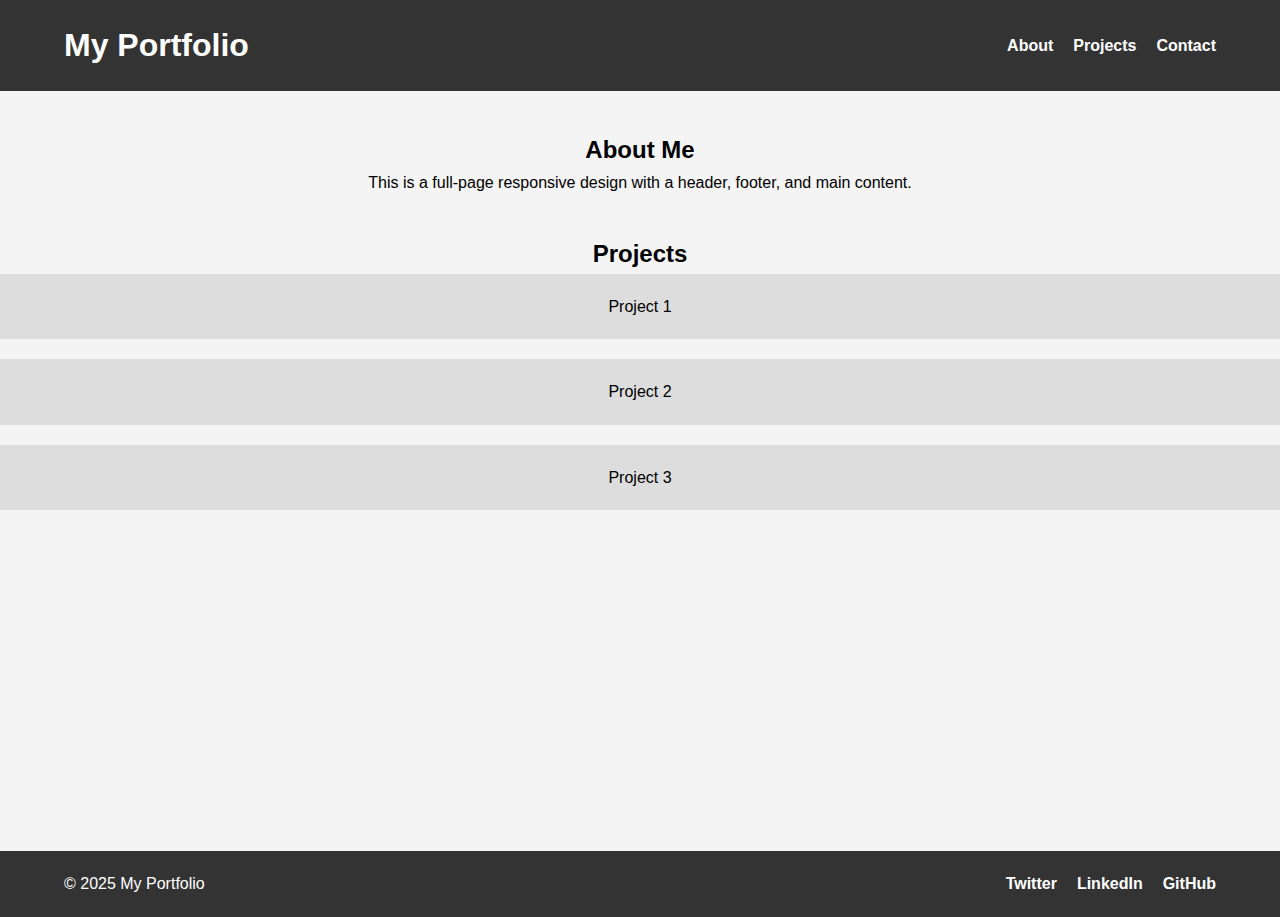
<file: portfolio/index.html>
<!DOCTYPE html>
<html lang="en">
<head>
  <meta charset="UTF-8">
  <meta name="viewport" content="width=device-width, initial-scale=1.0">
  <title>Full-Page Responsive Design</title>
  <link rel="stylesheet" href="style.css">
</head>
<body>
 
  <header>
    <div class="container">
      <h1>My Portfolio</h1>
      <nav>
        <ul>
          <li><a href="#about">About</a></li>
          <li><a href="#projects">Projects</a></li>
          <li><a href="#contact">Contact</a></li>
        </ul>
      </nav>
    </div>
  </header>

  
  <main>
    <section id="about">
      <h2>About Me</h2>
      <p>This is a full-page responsive design with a header, footer, and main content.</p>
    </section>

    <section id="projects">
      <h2>Projects</h2>
      <div class="gallery">
        <div class="project">Project 1</div>
        <div class="project">Project 2</div>
        <div class="project">Project 3</div>
      </div>
    </section>
  </main>

  
  <footer>
    <div class="container">
      <p>&copy; 2025 My Portfolio</p>
      <ul>
        <li><a href="#">Twitter</a></li>
        <li><a href="#">LinkedIn</a></li>
        <li><a href="#">GitHub</a></li>
      </ul>
    </div>
  </footer>
</body>
</html>
</file>
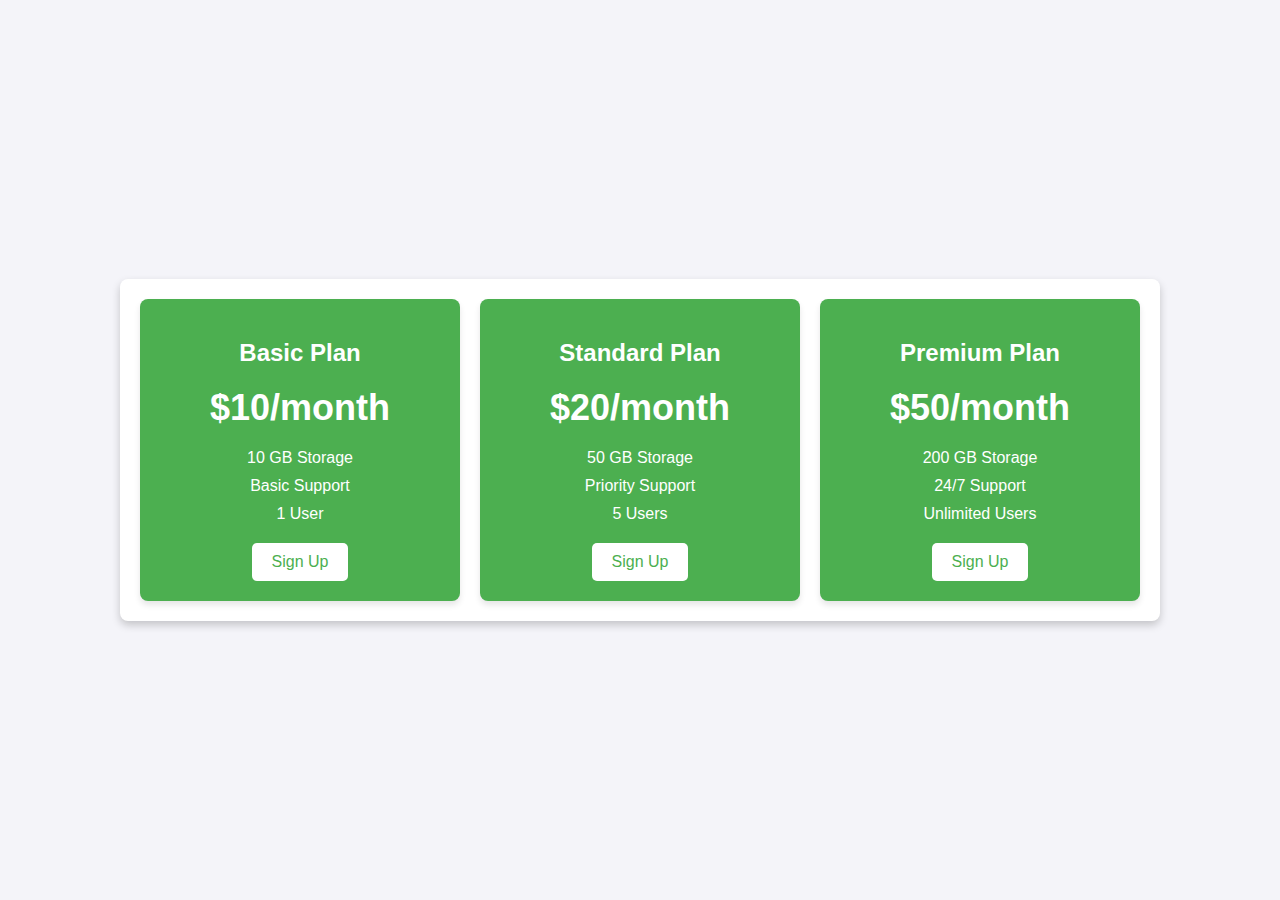
<file: pricing/index.html>
<!DOCTYPE html>
<html lang="en">
<head>
    <meta charset="UTF-8">
    <meta name="viewport" content="width=device-width, initial-scale=1.0">
    <title>Basic Pricing Table</title>
   <link rel="stylesheet" href="style.css">
</head>
<body>

    <div class="pricing-container">
        <div class="pricing-plan">
            <h2>Basic Plan</h2>
            <div class="price">$10/month</div>
            <ul>
                <li>10 GB Storage</li>
                <li>Basic Support</li>
                <li>1 User</li>
            </ul>
            <button>Sign Up</button>
        </div>

        <div class="pricing-plan">
            <h2>Standard Plan</h2>
            <div class="price">$20/month</div>
            <ul>
                <li>50 GB Storage</li>
                <li>Priority Support</li>
                <li>5 Users</li>
            </ul>
            <button>Sign Up</button>
        </div>

        <div class="pricing-plan">
            <h2>Premium Plan</h2>
            <div class="price">$50/month</div>
            <ul>
                <li>200 GB Storage</li>
                <li>24/7 Support</li>
                <li>Unlimited Users</li>
            </ul>
            <button>Sign Up</button>
        </div>
    </div>

</body>
</html>
</file>
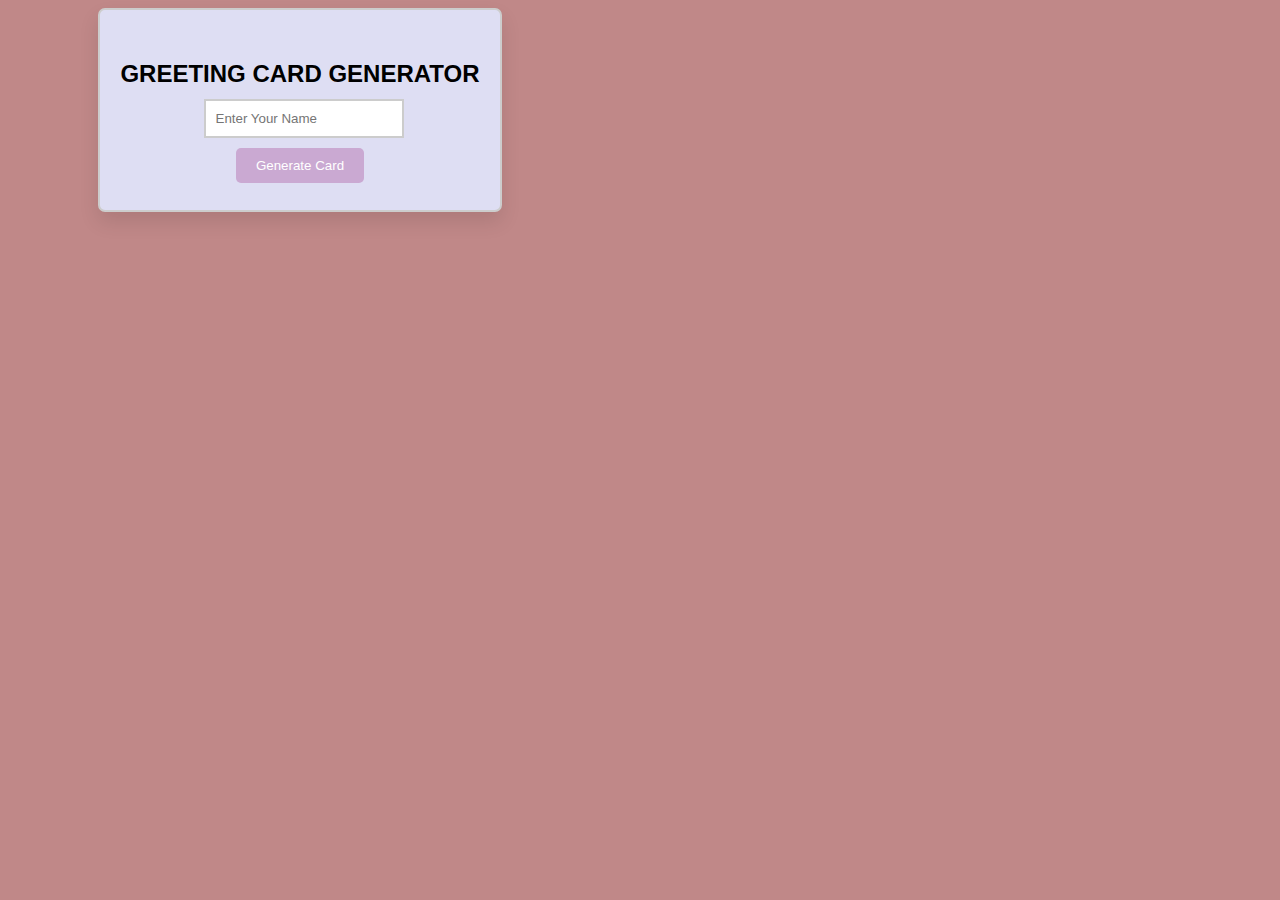
<file: Miniprojects/01_greetingcard/index.html>
<!DOCTYPE html>
<html lang="en">
<head>
    <meta charset="UTF-8">
    <meta name="viewport" content="width=device-width, initial-scale=1.0">
    <title>GREETING CARD GENERATOR</title>
    <link rel="stylesheet" href="./style.css">

</head>
<body>
    <div class="box">
        <h1>GREETING CARD GENERATOR</h1>
    <input type="text" id="nameinput" placeholder="Enter Your Name" required>
    <!-- Button to generate the card -->
    <button class="btn">Generate Card</button>
</div>
    <!-- Container to display the greeting card -->
    <div id="greeting-card"></div>
    <!-- Container to display error message -->
    <div id="error-message"></div>

    <script>
        const gentBtn = document.querySelector(".btn");
        const emojis = ["🌟", "✨", "🎨", "🎉", "💫", "🌈"];

        gentBtn.addEventListener("click", function() {
            // Get the value from the input field
            let name = document.querySelector("#nameinput").value.trim();  // Get name and remove any extra spaces
            
            // Get the error message container
            let errorMessageContainer = document.querySelector("#error-message");
            let greetingCardContainer = document.querySelector("#greeting-card");
            
            // Clear any previous messages or cards
            errorMessageContainer.innerHTML = "";
            greetingCardContainer.innerHTML = "";
            
            // Check if the name is empty
            if (name === "") {
                // Display error message on the screen (instead of alert)
                errorMessageContainer.innerHTML = "Please enter a valid name!";
                return;  // Stop further execution and return
            }
            
            // Generate a random emoji
            let randEmoji = emojis[Math.floor(Math.random() * emojis.length)];
            
            // Create the greeting card HTML
            let card = `
                <div class="card">
                    <h1>Hello, ${name} ${randEmoji}!</h1>
                    <p>This is a greeting card for you. Feel free to customize it with your own details.</p>
                </div>
            `;
            
            // Display the greeting card inside the 'greeting-card' div
            greetingCardContainer.innerHTML = card;
            
            // Change the display style to 'flex' to make the card visible
            greetingCardContainer.style.display = "flex";
        });
    </script>

</body>
</html>
</file>
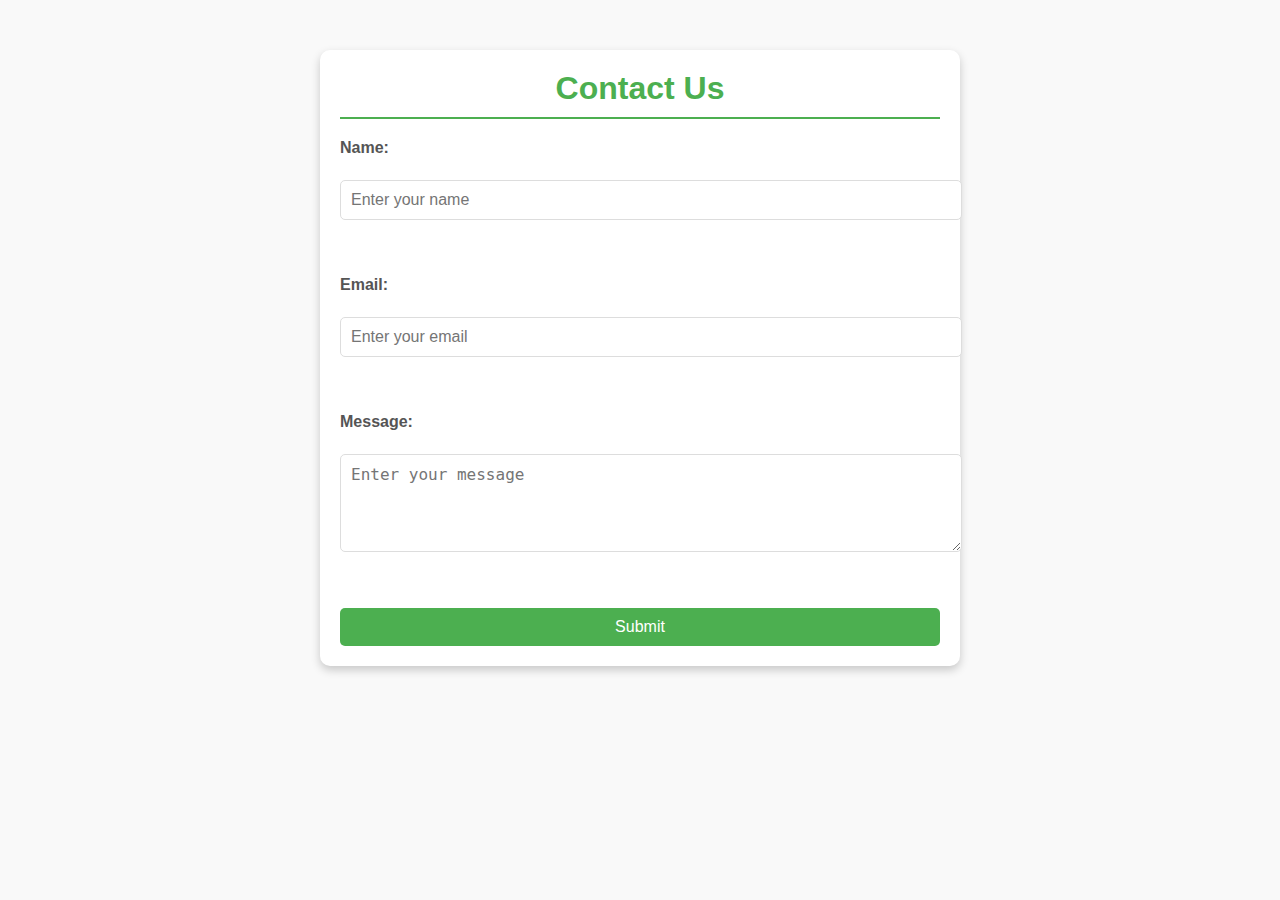
<file: contactform/form.html>
<!DOCTYPE html>
<html lang="en">
<head>
    <meta charset="UTF-8">
    <meta name="viewport" content="width=device-width, initial-scale=1.0">
    <title>Contact Form</title>
    <link rel="stylesheet" href="style.css">
</head>
<body>
    <div class="container">
    <header id="hd">
    <h1 class="content">Contact Us</h1>
</header>

    <form class="form" action="#" method="post">
        <label for="name">Name:</label><br>
        <input type="text" id="name" name="name" placeholder="Enter your name" required><br><br>

        <label for="email">Email:</label><br>
        <input type="email" id="email" name="email" placeholder="Enter your email" required><br><br>

        <label for="message">Message:</label><br>
        <textarea id="message" name="message" rows="4" placeholder="Enter your message" required></textarea><br><br>

        <button id="button" type="submit">Submit</button>
    </form>
</div>
</body>
</html>
</file>
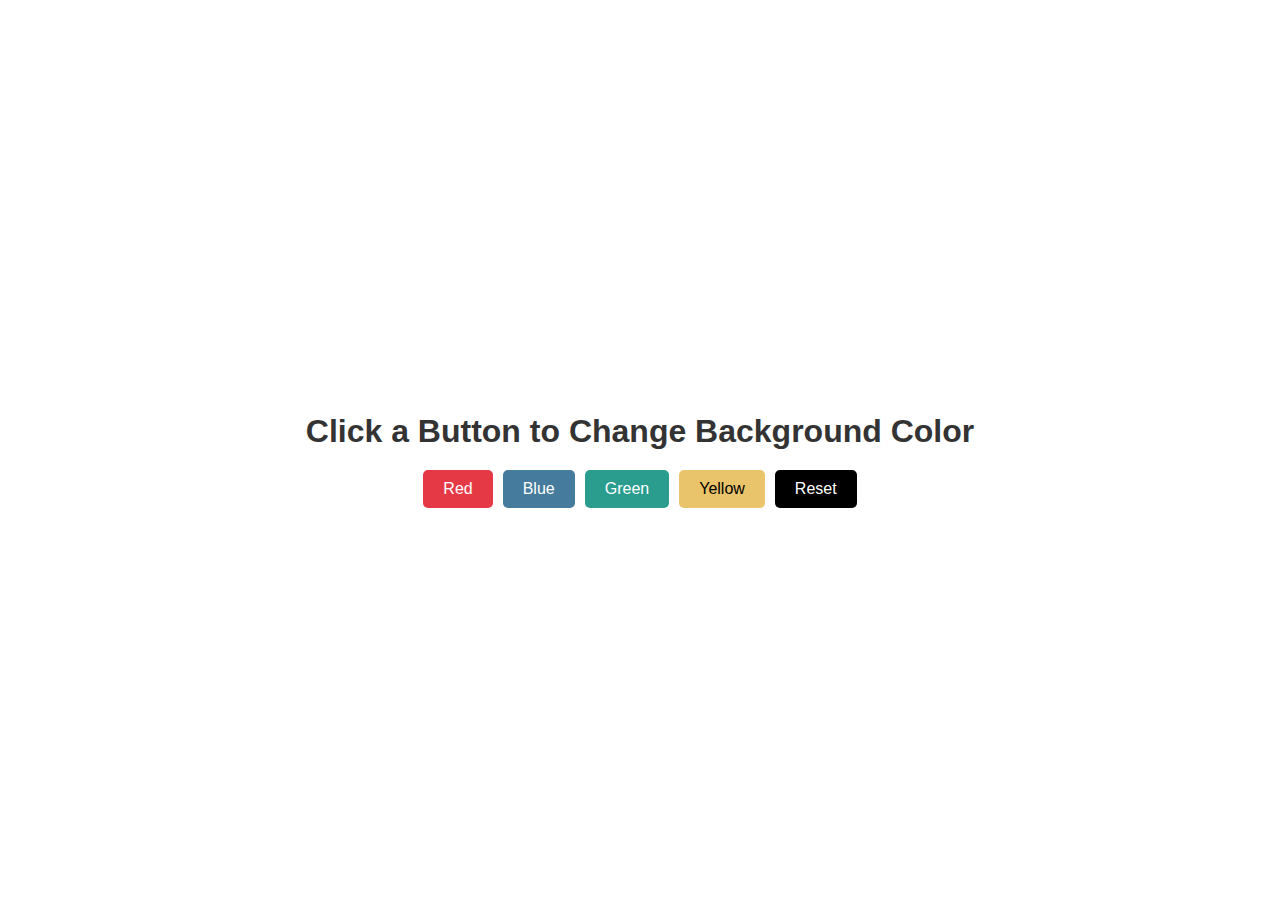
<file: javascript/23_colorchanger.html>
<!DOCTYPE html>
<html lang="en">
<head>
    <meta charset="UTF-8">
    <meta name="viewport" content="width=device-width, initial-scale=1.0">
    <title>Dynamic Color Changer</title>
    <style>
        body {
            font-family: Arial, sans-serif;
            text-align: center;
            transition: background-color 0.5s ease;
            background-color: white;
            margin: 0;
            height: 100vh;
            display: flex;
            flex-direction: column;
            justify-content: center;
            align-items: center;
        }
        h1 {
            color: #333;
            margin-bottom: 20px;
        }
        .btn-container {
            display: flex;
            gap: 10px;
        }
        .color-btn {
            padding: 10px 20px;
            font-size: 16px;
            border: none;
            cursor: pointer;
            color: white;
            border-radius: 5px;
            transition: transform 0.2s ease, opacity 0.3s ease;
        }
        .color-btn:hover {
            transform: scale(1.1);
            opacity: 0.8;
        }
        .red { background-color: #e63946; }
        .blue { background-color: #457b9d; }
        .green { background-color: #2a9d8f; }
        .yellow { background-color: #e9c46a; color: black; }
        .reset { background-color: black; color: white; }
    </style>
</head>
<body>

    <h1>Click a Button to Change Background Color</h1>
    <div class="btn-container">
        <button class="color-btn red" onclick="changeColor('#e63946')">Red</button>
        <button class="color-btn blue" onclick="changeColor('#457b9d')">Blue</button>
        <button class="color-btn green" onclick="changeColor('#2a9d8f')">Green</button>
        <button class="color-btn yellow" onclick="changeColor('#e9c46a')">Yellow</button>
        <button class="color-btn reset" onclick="changeColor('white')">Reset</button>
    </div>

    <script>
        function changeColor(color) {
            document.body.style.backgroundColor = color;
        }
    </script>

</body>
</html>
</file>
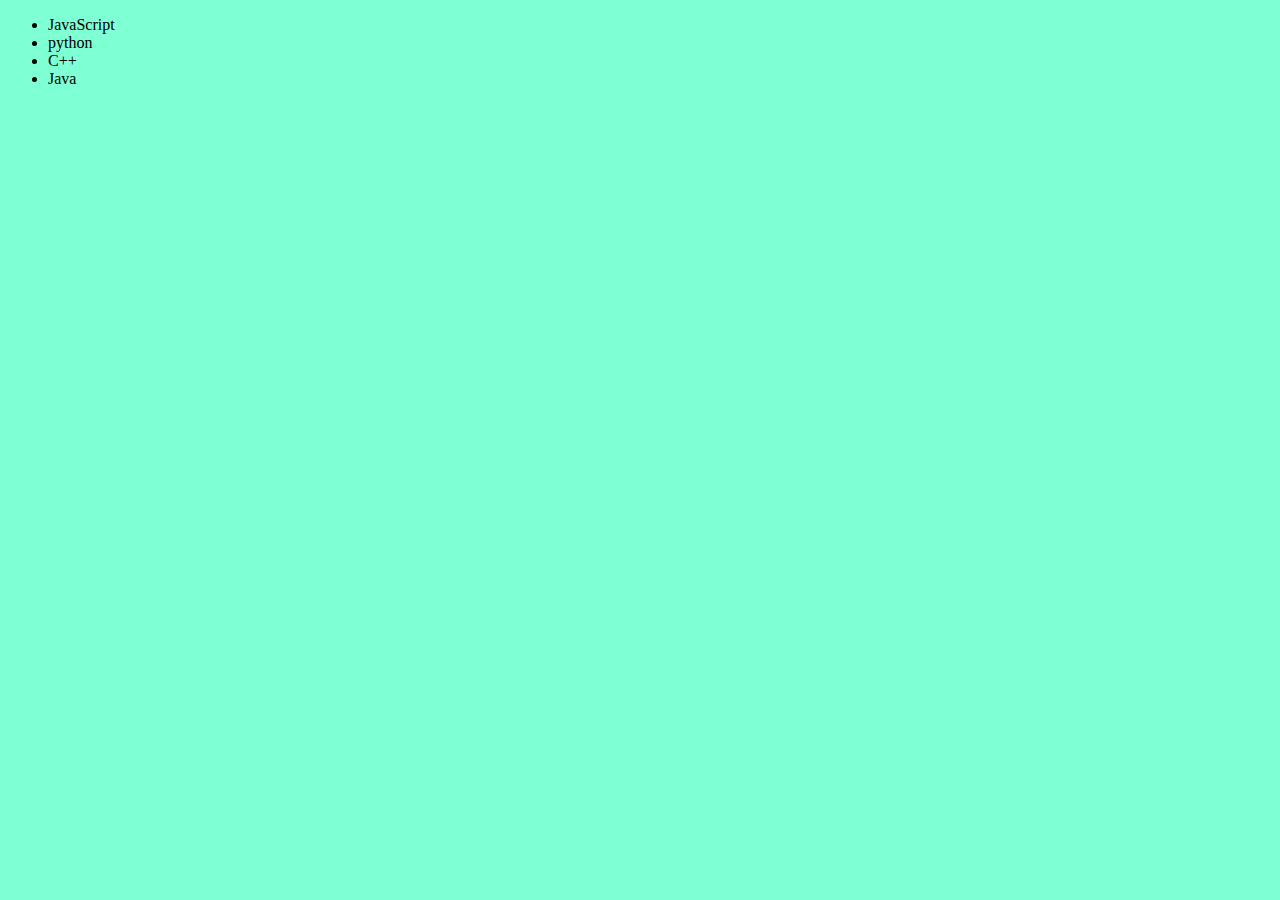
<file: javascript/23_domprac.html>
<!DOCTYPE html>
<html lang="en">
<head>
    <meta charset="UTF-8">
    <meta name="viewport" content="width=device-width, initial-scale=1.0">
    <title>Document</title>
</head>
<body style="background-color: aquamarine; color: black;">
   <ul class="language">
    <li>JavaScript</li>

   </ul> 
</body>
<script>
    function addLanguage(language){
        const li =document.createElement("li");
        li.innerHTML = '${language}'
        document.querySelector('.language').appendChild(li);
    }
    addLanguage("python")
    addLanguage("C++")
    
    // more optimize approach
    function addLanguage(language){
        const ul = document.querySelector('.language');
        const li = document.createElement("li");
        li.appendChild(document.createTextNode(language))
        document.querySelector('.language').appendChild(li);
    }
    addLanguage("Java")

    //edit
    const seclang =document.querySelector("li :nth-child(2)")
    const newli = document.createElement('li')
    newli.textContent = "java"
    seclang.replaceWith(newli)
</script>
</html>
</file>
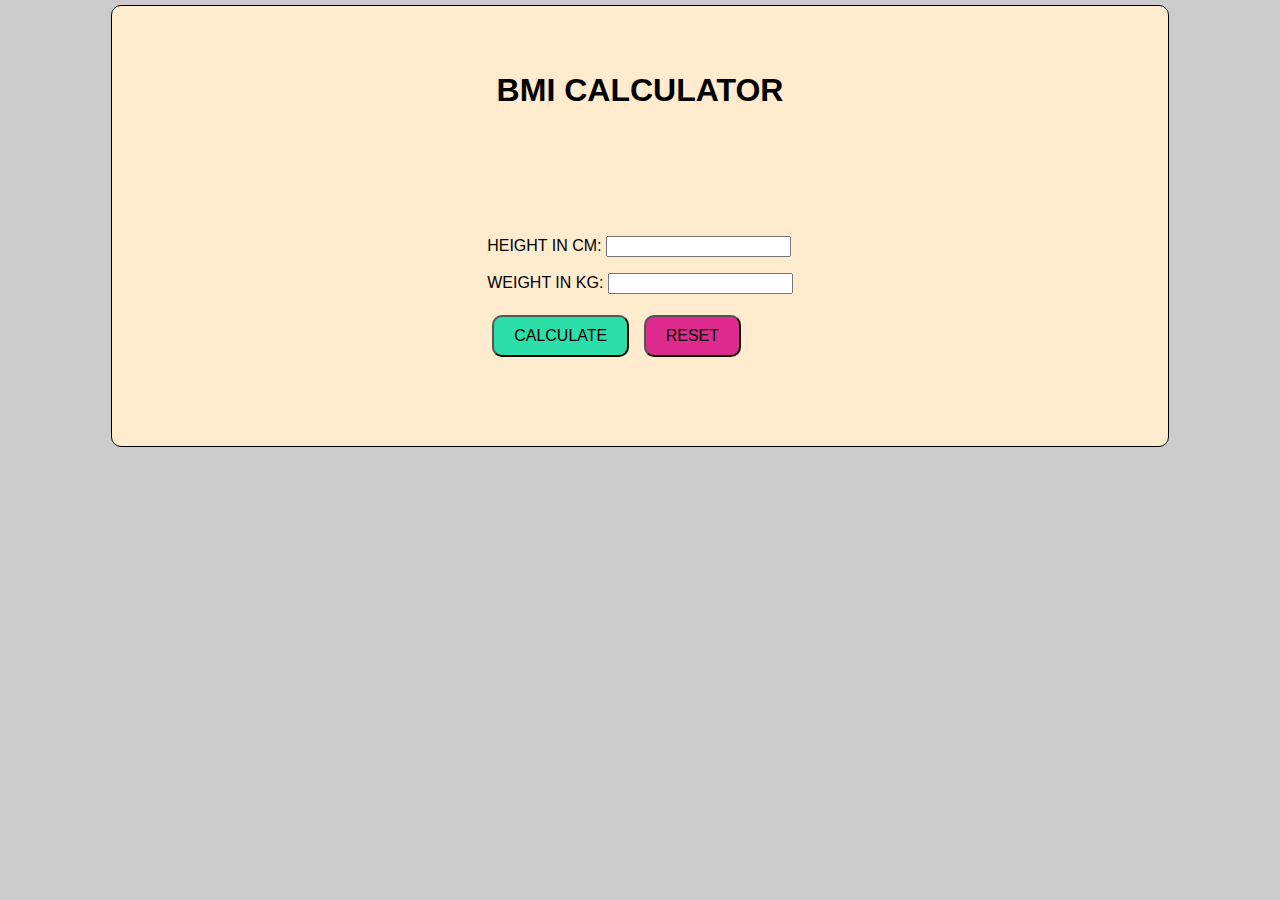
<file: javascript/25_BMICAlculator.html>
<!DOCTYPE html>
<html lang="en">
<head>
    <meta charset="UTF-8">
    <meta name="viewport" content="width=device-width, initial-scale=1.0">
    <title>BMI Calculator</title>
</head>
<style>
    body {
        background-color: #ccc;
        font-family: Arial, sans-serif;
        margin: 5px;
        padding: 0;
        
    }
    h1 {
    display: block;
    width: 100%;
    text-align: center;
    margin: 0 auto 20px auto; 
    }

    .container {
        display: flex;
        justify-content: center;
        align-items: center;
        height: 20vh;
      background-color: blanchedalmond;
       
        height: 400px;
        margin: 0 auto;
        border: 1px solid black;
        border-width: 1px;
        width: 80%;
        padding: 20px;
        flex-flow: wrap;
        border-radius: 10px;
    }
    button {
        margin: 5px;
        padding: 10px 20px;
        font-size: 16px;
        background-color: rgb(44, 223, 169);
        border-radius: 10px;

    }


</style>
<body>
    <div class="container">
        <h1>BMI CALCULATOR</h1>
        <form id="bmiForm">
            <p>
                <label>HEIGHT IN CM:</label>
                <input type="text" id="height" name="height" required>
            </p>
            <p>
                <label>WEIGHT IN KG:</label>
                <input type="text" name="weight" id="weight" required>
            </p>
            <button type="submit">CALCULATE</button>
            <button style="background-color: rgb(221, 42, 140);" type="reset">RESET</button>
            <div id="result"></div>
            <div id="message">
            
                <h3 id="bmiCategory"></h3>
            </div>
        </form>
    </div>
</body>
<script>
    document.querySelector('#bmiForm').addEventListener('submit', function(e) {
        e.preventDefault();
        
        // Fetching input values
        const height = parseFloat(document.querySelector('#height').value);
        const weight = parseFloat(document.querySelector('#weight').value);
        const result = document.querySelector('#result');
        const bmiCategory = document.querySelector('#bmiCategory');

        // Validating inputs
        if (isNaN(height) || height <= 0) {
            result.innerHTML = `<p style="color:red;">Please enter a valid height.</p>`;
            return;
        }
        if (isNaN(weight) || weight <= 0) {
            result.innerHTML = `<p style="color:red;">Please enter a valid weight.</p>`;
            return;
        }

        // Correct BMI Calculation
        const bmi = (weight / Math.pow(height / 100, 2)).toFixed(2);
        
        // Displaying BMI result
        result.innerHTML = `<p>Your BMI is <strong>${bmi}</strong></p>`;

        // Updating category message
        if (bmi < 18.6) {
            bmiCategory.innerHTML = `<p>Underweight (BMI less than 18.6)</p>`;
        } else if (bmi >= 30 && bmi < 40) {
            bmiCategory.innerHTML = `<p>Normal weight (BMI between 18.6 and 24.6)</p>`;
        } else {
            bmiCategory.innerHTML = `<p>Overweight (BMI 24.6 or more)</p>`;
        }
    });
</script>
</html>
</file>
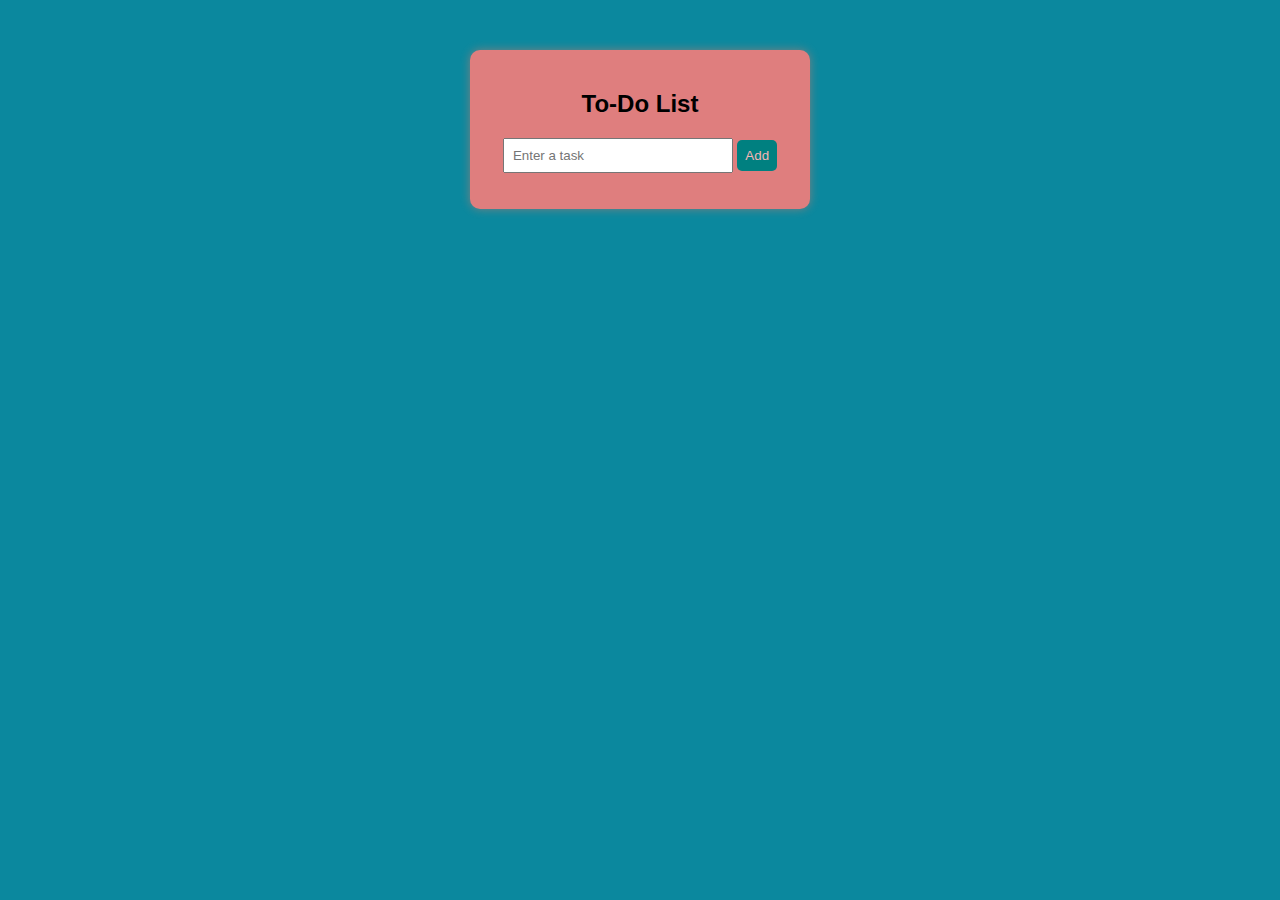
<file: javascript/26_todolist.html>
<!DOCTYPE html>
<html lang="en">
<head>
    <meta charset="UTF-8">
    <meta name="viewport" content="width=device-width, initial-scale=1.0">
    <title>To-Do List</title>
    <style>
        body {
            font-family: Arial, sans-serif;
            text-align: center;
            background-color: #0b889e;
            margin-top: 50px;
        }
        .container {
            width: 300px;
            margin: auto;
            
            background: rgb(223, 126, 126);
            padding: 20px;
            box-shadow: 0px 0px 10px gray;
            border-radius: 10px;
            transition: background 0.3s ease-in-out;
        }
        input {
            width: 70%;
            padding: 8px;
        }
        button {
            padding: 8px;
            background: teal;
            color: rgb(243, 181, 181);
            border: none;
            cursor: pointer;
            border-radius: 5px;
        }
        ul {
            list-style: none;
            padding: 0;
        }
        li {
            padding: 8px;
            background: #f1baba;
            margin-top: 5px;
            display: flex;
            justify-content: space-between;
            align-items: center;
            border-radius: 5px;
        }
        .completed {
            text-decoration: line-through;
            color: gray;
        }
        .delete-btn {
            background: red;
            color: rgb(241, 183, 183);
            border: none;
            cursor: pointer;
            padding: 5px;
            border-radius: 5px;
        }
    </style>
</head>
<body>
    <div class="container">
        <h2>To-Do List</h2>
        <input type="text" id="taskInput" placeholder="Enter a task" required>
        <button onclick="addTask()">Add</button>
        <ul id="taskList"></ul>
    </div>

    <script>
        function addTask() {
            let taskInput = document.getElementById("taskInput");
            let taskValue = taskInput.value.trim();
            if (taskValue === "") return;

            let li = document.createElement("li");
            li.innerHTML = `${taskValue} <button class="delete-btn" onclick="deleteTask(this)">Delete</button>`;
            
            li.addEventListener("click", function() {
                this.classList.toggle("completed");
            });

            document.getElementById("taskList").appendChild(li);
            taskInput.value = "";
        }

        function deleteTask(task) {
            task.parentElement.remove();
        }
    </script>
</body>
</html>
</file>
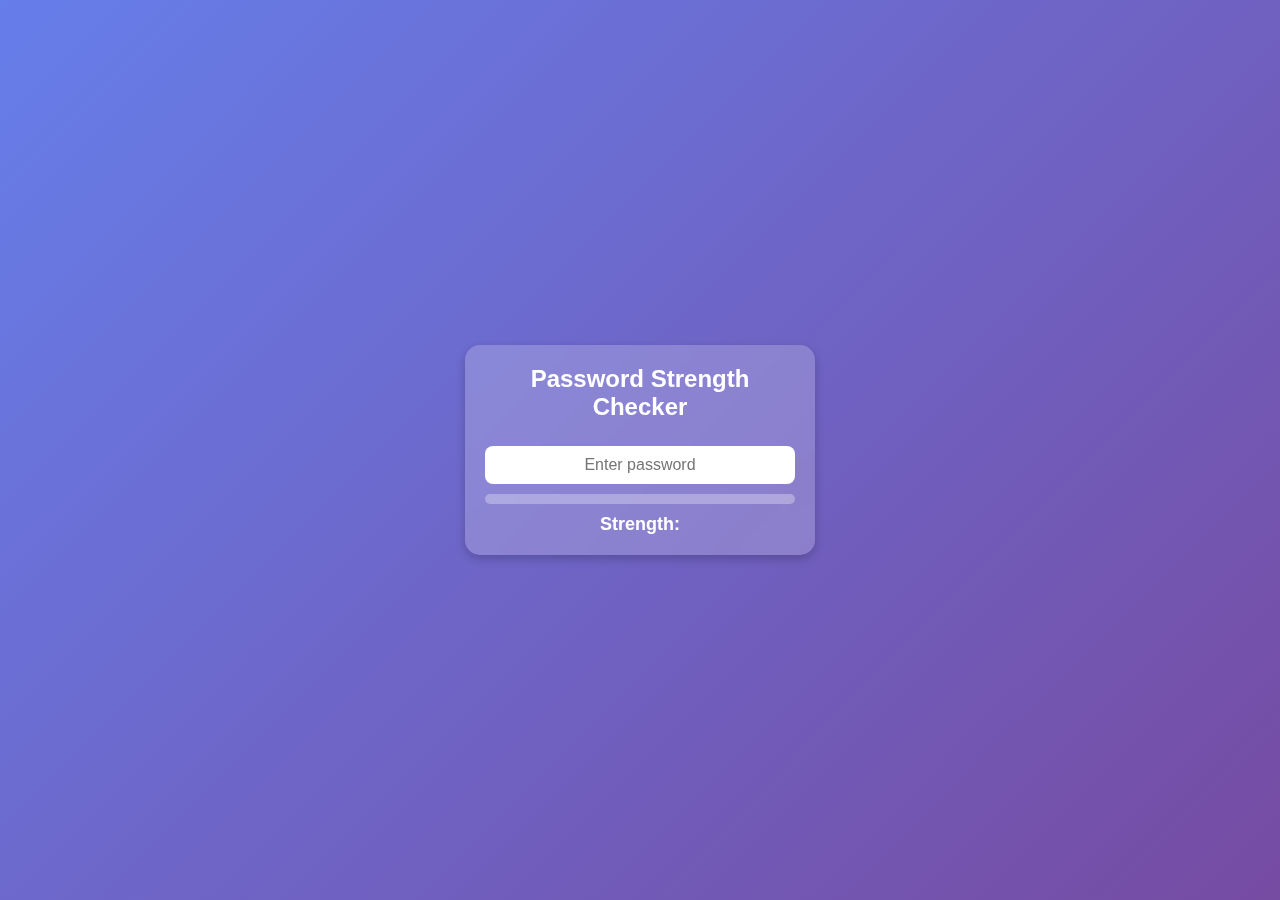
<file: javascript/27_passwordchecker.html>
<!DOCTYPE html>
<html lang="en">
<head>
    <meta charset="UTF-8">
    <meta name="viewport" content="width=device-width, initial-scale=1.0">
    <title>Password Strength Checker</title>
    <style>
        /* General Styling */
        * {
            margin: 0;
            padding: 0;
            box-sizing: border-box;
            font-family: 'Poppins', sans-serif;
        }
        body {
            display: flex;
            justify-content: center;
            align-items: center;
            height: 100vh;
            background: linear-gradient(135deg, #667eea, #764ba2);
        }
        .container {
            background: rgba(255, 255, 255, 0.2);
            padding: 20px;
            border-radius: 15px;
            backdrop-filter: blur(10px);
            box-shadow: 0 4px 10px rgba(0, 0, 0, 0.2);
            width: 350px;
            text-align: center;
            color: white;
        }
        h2 {
            margin-bottom: 15px;
            font-size: 24px;
        }
        input {
            width: 100%;
            padding: 10px;
            border-radius: 8px;
            border: none;
            outline: none;
            margin-top: 10px;
            font-size: 16px;
            text-align: center;
        }
        .strength-bar {
            height: 10px;
            width: 100%;
            margin-top: 10px;
            border-radius: 10px;
            background: rgba(255, 255, 255, 0.3);
            position: relative;
        }
        .strength-indicator {
            height: 100%;
            width: 0%;
            border-radius: 10px;
            transition: width 0.4s ease-in-out;
        }
        .weak { background: red; }
        .medium { background: orange; }
        .strong { background: green; }
        .strength-text {
            margin-top: 10px;
            font-size: 18px;
            font-weight: bold;
        }
    </style>
</head>
<body>

    <div class="container">
        <h2>Password Strength Checker</h2>
        <input type="password" id="password" placeholder="Enter password">
        <div class="strength-bar">
            <div id="strength-indicator" class="strength-indicator"></div>
        </div>
        <p id="strength-text" class="strength-text">Strength: </p>
    </div>

    <script>
        document.getElementById('password').addEventListener('input', function() {
            const password = this.value;
            const strengthIndicator = document.getElementById('strength-indicator');
            const strengthText = document.getElementById('strength-text');

            let strength = 0;
            if (password.length >= 8) strength++;
            if (/[A-Z]/.test(password)) strength++;
            if (/[0-9]/.test(password)) strength++;
            if (/[^A-Za-z0-9]/.test(password)) strength++;

            if (strength === 0) {
                strengthIndicator.style.width = "0%";
                strengthText.innerHTML = "Strength: Too Weak ❌";
            } else if (strength === 1) {
                strengthIndicator.style.width = "33%";
                strengthIndicator.className = "strength-indicator weak";
                strengthText.innerHTML = "Strength: Weak ⚠️";
            } else if (strength === 2) {
                strengthIndicator.style.width = "66%";
                strengthIndicator.className = "strength-indicator medium";
                strengthText.innerHTML = "Strength: Medium 🟠";
            } else {
                strengthIndicator.style.width = "100%";
                strengthIndicator.className = "strength-indicator strong";
                strengthText.innerHTML = "Strength: Strong ✅";
            }
        });
    </script>

</body>
</html>
</file>
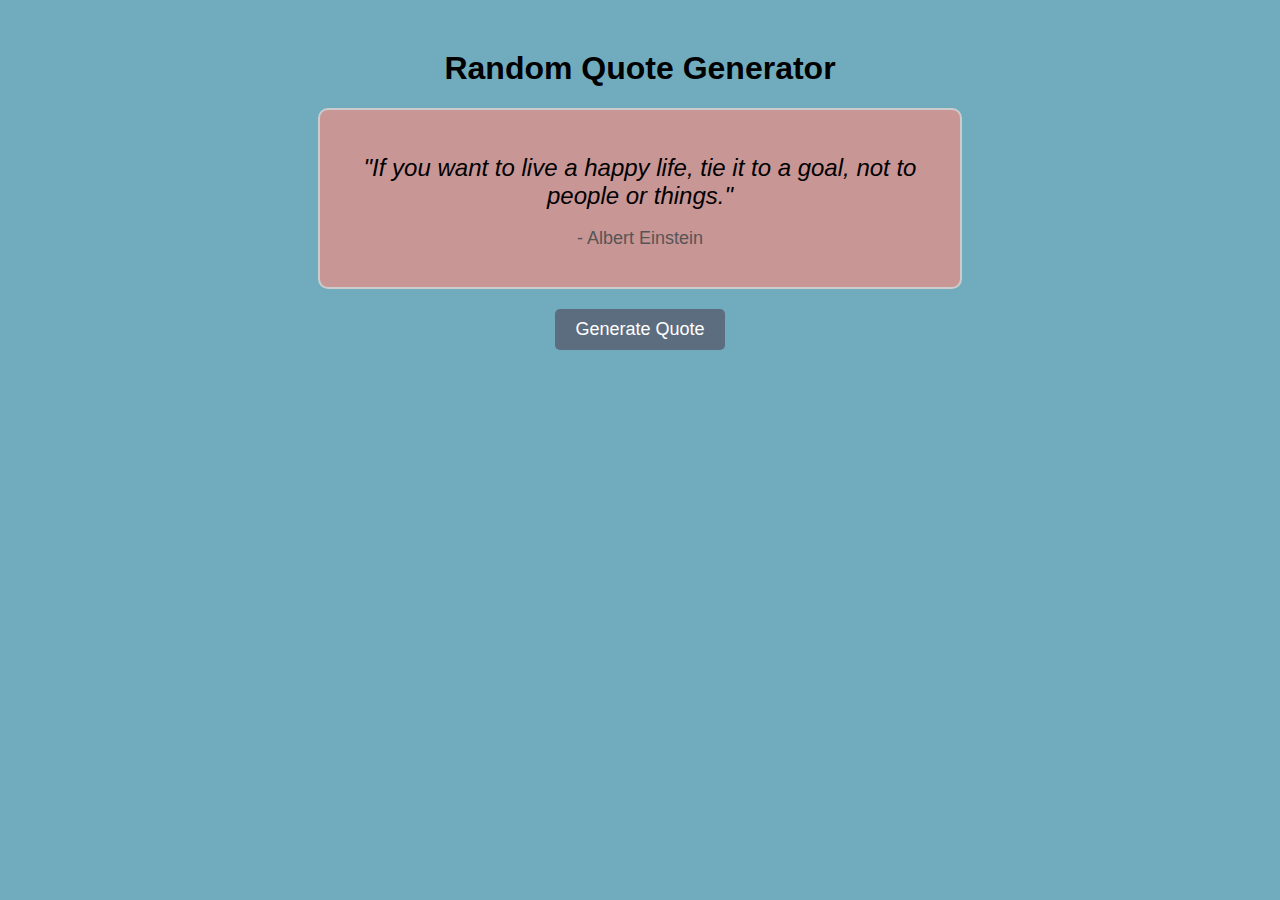
<file: javascript/28_quotegenerator.html>
<!DOCTYPE html>
<html lang="en">
<head>
  <meta charset="UTF-8">
  <meta name="viewport" content="width=device-width, initial-scale=1.0">
  <title>Random Quote Generator</title>
  <style>
    body {
      font-family: Arial, sans-serif;
      text-align: center;
      margin: 50px;
      background-color: #71acbe;
    }
    #quote-box {
      margin: 20px auto;
      padding: 20px;
      max-width: 600px;
      border: 2px solid #ccc;
      border-radius: 10px;
      background-color: #c99696;
    }
    #quote-text {
      font-size: 24px;
      font-style: italic;
      margin-bottom: 10px;
    }
    #quote-author {
      font-size: 18px;
      color: #555;
    }
    #generate-btn {
      padding: 10px 20px;
      font-size: 18px;
      cursor: pointer;
      background-color: #5d6d80;
      color: white;
      border: none;
      border-radius: 5px;
    }
    #generate-btn:hover {
      background-color: #5685b8;
    }
  </style>
</head>
<body>
  <h1>Random Quote Generator</h1>
  <div id="quote-box">
    <p id="quote-text">"Click the button below to generate a random quote!"</p>
    <p id="quote-author">- Unknown</p>
  </div>
  <button id="generate-btn">Generate Quote</button>

  
</body>
<script >
    // Array of quotes
const quotes = [
  { text: "The only limit to our realization of tomorrow is our doubts of today.", author: "Franklin D. Roosevelt" },
  { text: "Do what you can, with what you have, where you are.", author: "Theodore Roosevelt" },
  { text: "Believe you can and you're halfway there.", author: "Theodore Roosevelt" },
  { text: "It always seems impossible until it’s done.", author: "Nelson Mandela" },
  { text: "Success is not final, failure is not fatal: It is the courage to continue that counts.", author: "Winston Churchill" },
  { text: "The way to get started is to quit talking and begin doing.", author: "Walt Disney" },
  { text: "Your time is limited, don’t waste it living someone else’s life.", author: "Steve Jobs" },
  { text: "If you want to live a happy life, tie it to a goal, not to people or things.", author: "Albert Einstein" }
];

// Select DOM elements
const quoteTextElement = document.getElementById('quote-text');
const quoteAuthorElement = document.getElementById('quote-author');
const generateButton = document.getElementById('generate-btn');

// Function to generate a random quote
function generateRandomQuote() {
  // Get a random index from the quotes array
  const randomIndex = Math.floor(Math.random() * quotes.length);
  
  // Get the random quote object
  const randomQuote = quotes[randomIndex];
  
  // Update the DOM with the random quote
  quoteTextElement.textContent = `"${randomQuote.text}"`;
  quoteAuthorElement.textContent = `- ${randomQuote.author}`;
}

// Add an event listener to the button
generateButton.addEventListener('click', generateRandomQuote);

// Generate a random quote on page load
generateRandomQuote();
</script>
</html>
</file>
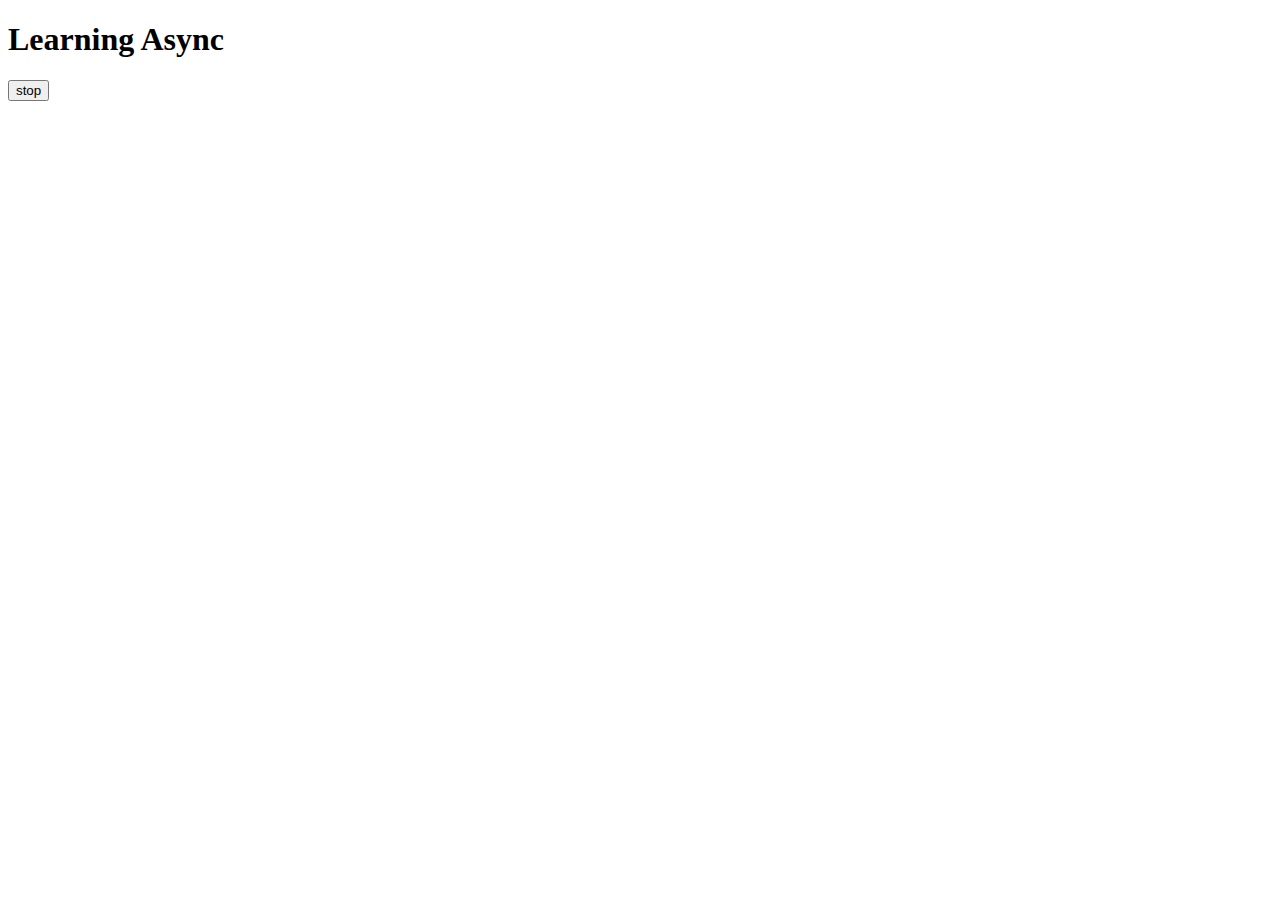
<file: javascript/29_asnyc.html>
<!DOCTYPE html>
<html lang="en">
<head>
    <meta charset="UTF-8">
    <meta name="viewport" content="width=device-width, initial-scale=1.0">
    <title>Document</title>
</head>
<body>
    <h1>Learning Async</h1>
    <button id="#stop">stop</button>
    
</body>
<script>
     const say = function(){
        console.log("laraib");
        
     }
     const changetext = function(){
        document.querySelector('h1').innerHTML =
        "Hello"

     }
     const changeme = setTimeout(changetext,2000)
     document.querySelector('#stop').addEventListener('click', function(){
        clearTimeout(changeme)
        console.log("stoppedd")
     }  )
</script>
</html>
</file>
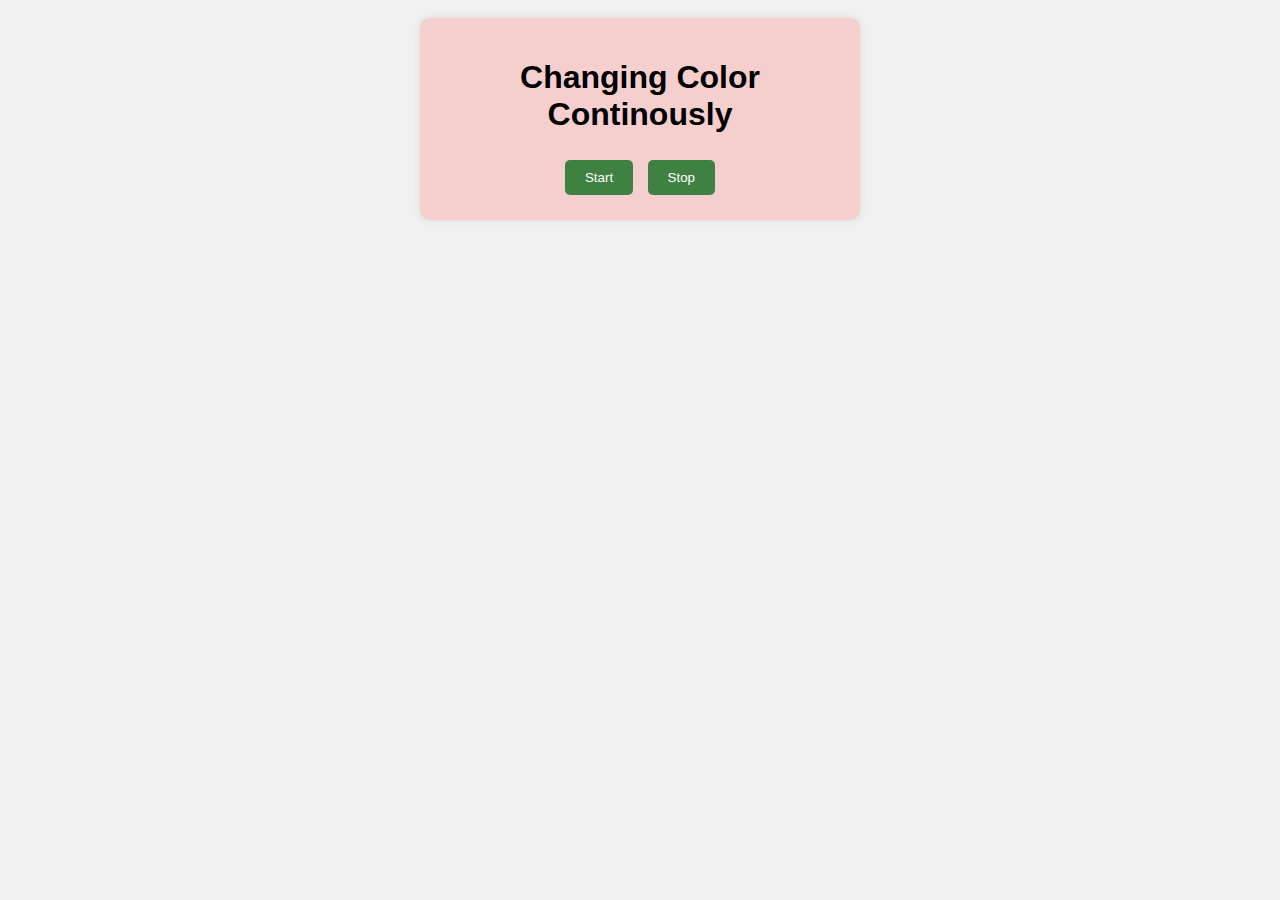
<file: javascript/30_randomcolor.html>
<!DOCTYPE html>
<html lang="en">
<head>
    <meta charset="UTF-8">
    <meta name="viewport" content="width=device-width, initial-scale=1.0">
    <title>Document</title>
</head>
<style>
    body {
        background-color: #f1f1f1;
        font-family: Arial, sans-serif;
        text-align: center;
        padding: 10px;
        margin-bottom: 20px;

        
    }
    .container {
       
        width: 400px;
        margin: 0 auto;
        padding: 20px;
        background-color: #f5cece;
        border-radius: 10px;
        box-shadow: 0 0 10px rgba(0,0,0,0.1);
    }
    button {
        padding: 10px 20px;
        margin: 5px;
        cursor: pointer;
        border: none;
        background-color: #3f8142;
        color: white;
        border-radius: 5px;
    }
</style>
<body>
    <div class="container">
    <h1>Changing Color Continously</h1>
    <button id="#start">Start</button>
    <button id="#stop">Stop</button>
</div>
</body>
<script>
    const randomColor =function(){
        const hex ='0123456789ABCDEF';
        let color = '#';
        for(let i=0; i<6; i++){
            color += hex[Math.floor(Math.random()*16)];
        }
        return color;
    }
let intervalId;
const startChangingColor = function(){
    if(!intervalId) {
        intervalId = setInterval(changeColor, 1000);

    }

    function changeColor(){
        document.body.style.backgroundColor = randomColor();
    }
};

const stopChangingColor = function(){
    clearInterval(intervalId);
    intervalId = null;
};

document.getElementById('#start').addEventListener('click', startChangingColor);

document.getElementById('#stop').addEventListener('click', stopChangingColor);
</script>
</html>
</file>
<file: portfolio/style.css>
* {
    margin: 0;
    padding: 0;
    box-sizing: border-box;
  }
  
  body {
    font-family: Arial, sans-serif;
    line-height: 1.6;
  }
  
  .container {
    width: 90%;
    max-width: 1200px;
    margin: 0 auto;
  }
  
  
  header {
    background-color: #333;
    color: white;
    padding: 20px 0;
    width: 100%;
  }
  
  header .container {
    display: flex;
    justify-content: space-between;
    align-items: center;
  }
  
  header h1 {
    margin: 0;
  }
  
  header nav ul {
    list-style: none;
    display: flex;
  }
  
  header nav ul li {
    margin-left: 20px;
  }
  
  header nav ul li a {
    color: white;
    text-decoration: none;
    font-weight: bold;
  }
  

  main {
    min-height: calc(100vh - 140px); 
    background: #f4f4f4;
    padding: 20px 0;
  }
  
  section {
    padding: 20px 0;
    text-align: center;
  }
  
  .gallery {
    display: grid;
    gap: 20px;
  }
  
  .project {
    background-color: #ddd;
    padding: 20px;
    text-align: center;
  }
  
  /* Footer Styles */
  footer {
    background-color: #333;
    color: white;
    padding: 20px 0;
    width: 100%;
  }
  
  footer .container {
    display: flex;
    justify-content: space-between;
    align-items: center;
  }
  
  footer ul {
    list-style: none;
    display: flex;
  }
  
  footer ul li {
    margin-left: 20px;
  }
  
  footer ul li a {
    color: white;
    text-decoration: none;
    font-weight: bold;
  }
  
  footer p {
    margin: 0;
  }
  
  /* Responsive Media Queries */
  @media (max-width: 768px) {
    header .container,
    footer .container {
      flex-direction: column;
      text-align: center;
    }
  
    header nav ul,
    footer ul {
      flex-direction: column;
      margin-top: 10px;
    }
  
    header nav ul li,
    footer ul li {
      margin: 10px 0;
    }
  }
</file>
<file: pricing/style.css>
body {
    font-family: Arial, sans-serif;
    margin: 0;
    padding: 0;
    display: flex;
    justify-content: center;
    align-items: center;
    min-height: 100vh;
    background-color: #f4f4f9;
}

.pricing-container {
    display: grid;
    grid-template-columns: 1fr 1fr 1fr;
    grid-gap: 20px;
    width: 80%;
    max-width: 1000px;
    padding: 20px;
    background: #ffffff;
    box-shadow: 0 4px 8px rgba(0, 0, 0, 0.2);
    border-radius: 8px;
}

.pricing-plan {
    background: #4caf50;
    color: white;
    border-radius: 8px;
    padding: 20px;
    text-align: center;
    box-shadow: 0 4px 6px rgba(0, 0, 0, 0.1);
}

.pricing-plan h2 {
    font-size: 24px;
    margin-bottom: 10px;
}

.pricing-plan .price {
    font-size: 36px;
    font-weight: bold;
    margin: 20px 0;
}

.pricing-plan ul {
    list-style: none;
    padding: 0;
    margin: 20px 0;
}

.pricing-plan ul li {
    margin: 10px 0;
}

.pricing-plan button {
    padding: 10px 20px;
    border: none;
    border-radius: 5px;
    background: #ffffff;
    color: #4caf50;
    font-size: 16px;
    cursor: pointer;
    transition: 0.3s;
}

.pricing-plan button:hover {
    background: #4caf50;
    color: white;
    box-shadow: 0 2px 4px rgba(0, 0, 0, 0.2);
}
</file>
<file: Miniprojects/01_greetingcard/style.css>
* {
    font-family: "Poppins", sans-serif;
    
}
body {
    background-color: #c08888;
}

#error-message {
    color: red;
    font-weight: bold;
    border: #caa9d2;
    border-radius: 5px;
    padding: 10px;
    margin-top: 20px;

}
#nameinput {
    display: flexbox;
    align-items: center;
    justify-content: center;
    border: 2px solid #ccc;
    padding: 10px;
    margin-bottom: 10px;
    width: 200px;
    box-sizing: border-box;
    margin-left: 7px;
    margin-top: 1px;
}
.box {
    
    display: flex;
    flex-direction: column;
    align-items: center;
    width: 400px;
    height: 200px;
    border: 2px solid #ccc;
    background:rgb(222, 222, 243) ;
    box-shadow: 0px 10px 20px rgba(0, 0, 0, 0.1);
    margin-left: 90px;
    border-radius: 7px;
    
}
.btn {
    background-color: #caa9d2;
    color: white;
    padding: 10px 20px;
    border: none;
    cursor: pointer;
    border-radius: 5px;
}
#greeting-card {
   
    display: none ;
    flex-direction: column;
    align-items: center;
    width: 400px;
    height: 200px;
    border: none;
    background:rgb(222, 222, 243) ;
    box-shadow: 0px 10px 20px rgba(0, 0, 0, 0.1);
    margin-left: 90px;
    padding: 10px;
    margin-top: 20px;
    border-radius: 7px;   
}
h1 {
    margin-top: 50px;
    font-size: 24px;
    margin-bottom: 10px;
    text-align: center;

}
</file>
<file: contactform/style.css>
/* General Styling */
body {
    font-family: Arial, sans-serif;
    margin: 0;
    padding: 0;
    background-color: #f9f9f9;
    color: #333;
}

/* Container Styling */
.container {
    width: 100%;
    max-width: 600px;
    margin: 50px auto;
    padding: 20px;
    background-color: white;
    border-radius: 10px;
    box-shadow: 0 4px 10px rgba(0, 0, 0, 0.2);
}

/* Header Styling */
#hd {
    text-align: center;
    margin-bottom: 20px;
    padding-bottom: 10px;
    border-bottom: 2px solid #4caf50;
}

#hd h1 {
    font-size: 2rem;
    color: #4caf50;
    margin: 0;
}

/* Form Styling */
.form {
    display: flex;
    flex-direction: column;
}

label {
    font-weight: bold;
    margin-bottom: 5px;
    color: #555;
}

input[type="text"],
input[type="email"],
textarea {
    width: 100%;
    padding: 10px;
    margin-bottom: 20px;
    border: 1px solid #ddd;
    border-radius: 5px;
    font-size: 1rem;
}

input:focus,
textarea:focus {
    border-color: #4caf50;
    outline: none;
    box-shadow: 0 0 5px rgba(76, 175, 80, 0.5);
}

/* Button Styling */
#button {
    background-color: #4caf50;
    color: white;
    border: none;
    padding: 10px 20px;
    font-size: 1rem;
    border-radius: 5px;
    cursor: pointer;
    transition: background-color 0.3s ease;
}

#button:hover {
    background-color: #45a049;
}
</file>
